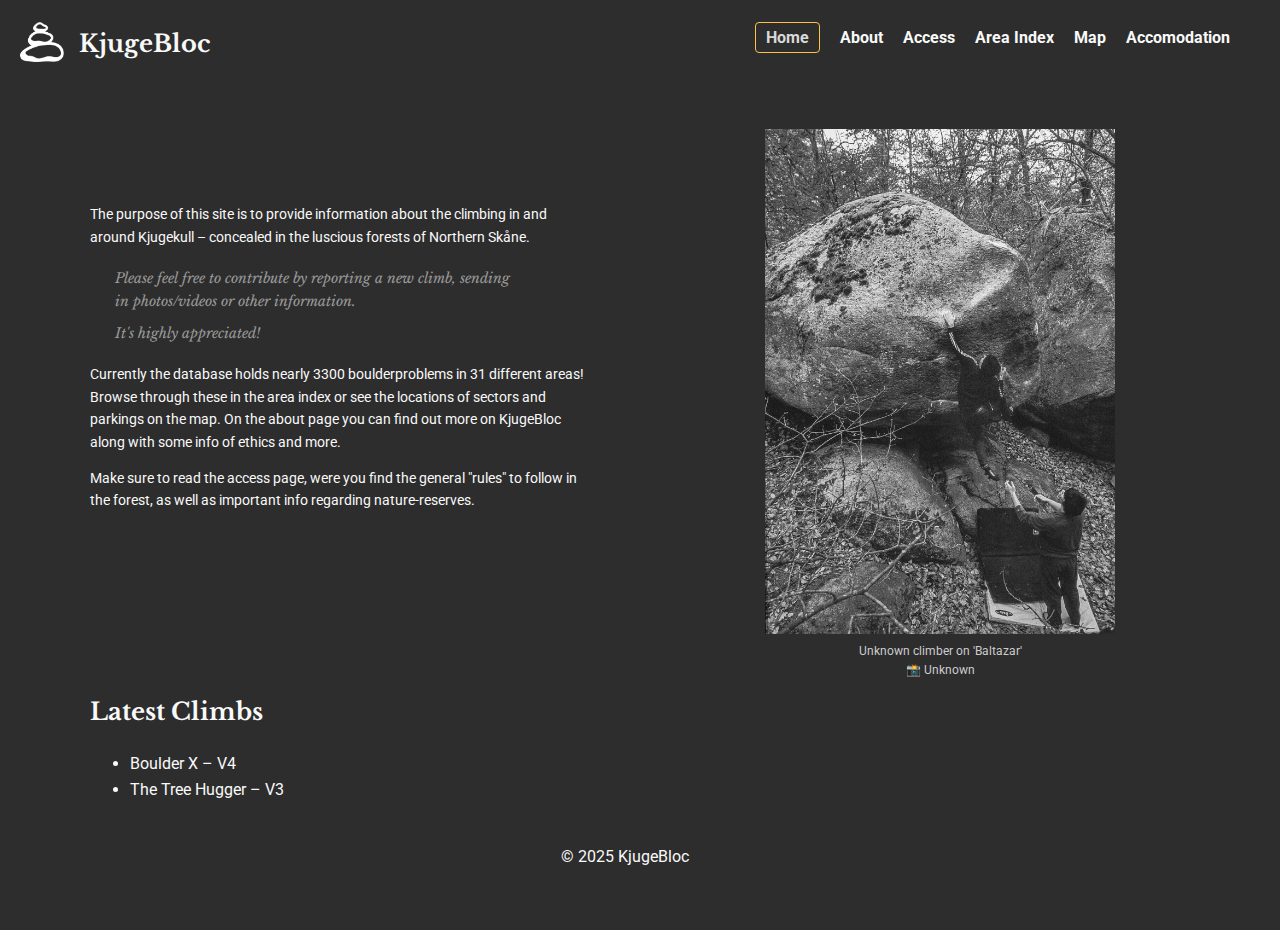
<file: index.html>
<!DOCTYPE html>
<html lang="en">
<head>
  <meta charset="UTF-8" />
  <meta name="viewport" content="width=device-width, initial-scale=1.0" />
  <title>KjugeBloc</title>
  <link href="https://fonts.googleapis.com/css2?family=Roboto:ital,wght@0,100;0,300;0,400;0,500;0,700;1,100;1,300;1,400;1,500;1,700&family=Libre+Baskerville:ital,wght@0,400;1,400&display=swap" rel="stylesheet">
  <link rel="stylesheet" href="styles.css" />
</head>
<body>
  
  <header class="site-header">
    <div class="header-content">
      <div class="site-branding">
        <img src="images/logo/front-icon_rocks.png" alt="KjugeBloc logo" class="logo">
        <h1>KjugeBloc</h1>
      </div>
      <nav>
        <ul class="nav-links">
          <li><a href="index.html" class="active">Home</a></li>
          <li><a href="about.html">About</a></li>
          <li><a href="access.html">Access</a></li>
          <li><a href="area-index.html">Area Index</a></li>
          <li><a href="map.html">Map</a></li>
          <li><a href="accomodation.html">Accomodation</a></li>
        </ul>
      </nav>
    </div>
  </header>

  <main>
    <section class="two-column">
      <div class="left-column">
        <p>The purpose of this site is to provide information about the climbing in and around Kjugekull – concealed in the luscious forests of Northern Skåne.</p>
  
        <p class="left-column-italics">Please feel free to contribute by reporting a new climb, sending in photos/videos or other information.<span style="display: block; margin-top: 10px;">It's highly appreciated!</span></p>
      
        <p>Currently the database holds nearly 3300 boulderproblems in 31 different areas! Browse through these in the area index or see the locations of sectors and parkings on the map. On the about page you can find out more on KjugeBloc along with some info of ethics and more.</p>
    
        <p>Make sure to read the access page, were you find the general "rules" to follow in the forest, as well as important info regarding nature-reserves.</p>
      </div>  
      <div class="right-column">
        <div class="image-wrapper">
          <img src="images/photos/front-photo_baltazar.jpg" alt="Description of image">
          <p class="image-caption">Unknown climber on 'Baltazar'<br>📸 Unknown</p>  
        </div>
      </div>
    </section>

    <section>
      <h2>Latest Climbs</h2>
      <ul>
        <li>Boulder X – V4</li>
        <li>The Tree Hugger – V3</li>
        <!-- etc -->
      </ul>
    </section>
  </main>

  <footer>
    <p>© 2025 KjugeBloc</p>
  </footer>

</body>
</html>
</file>
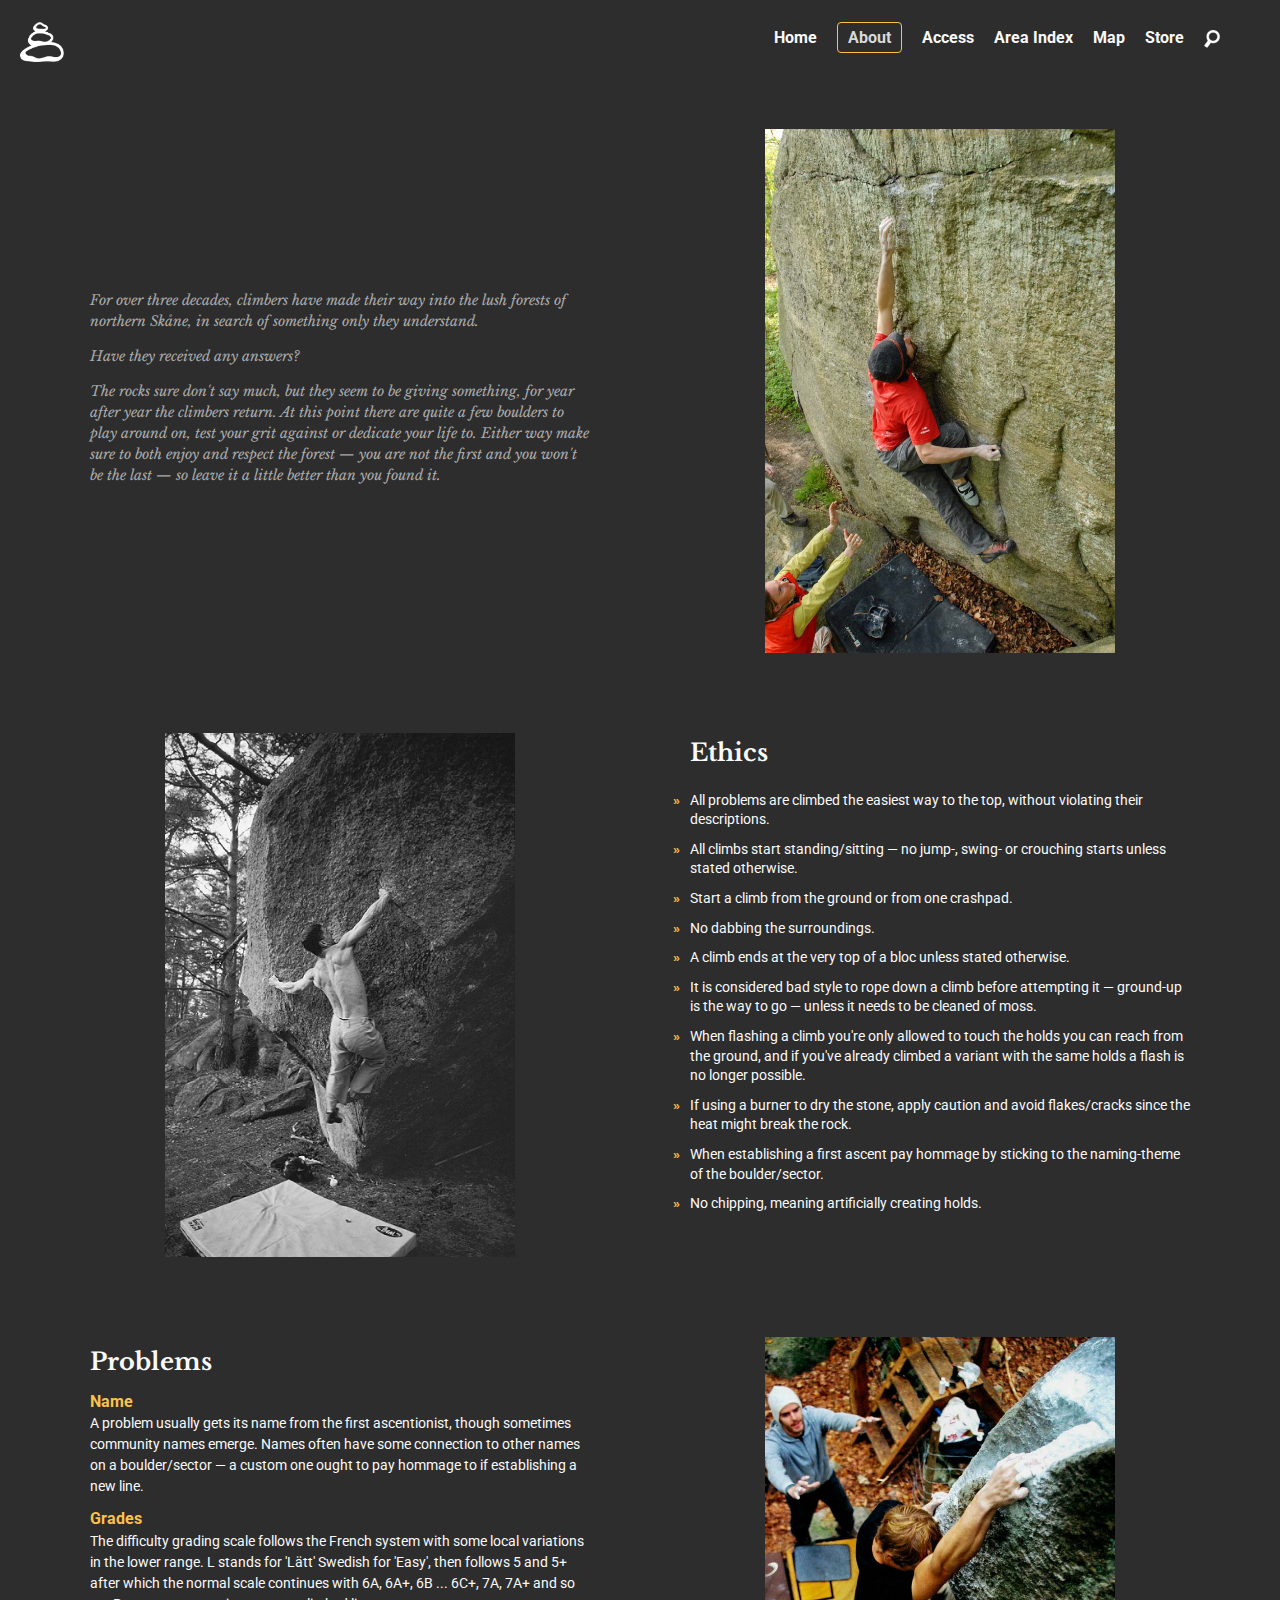
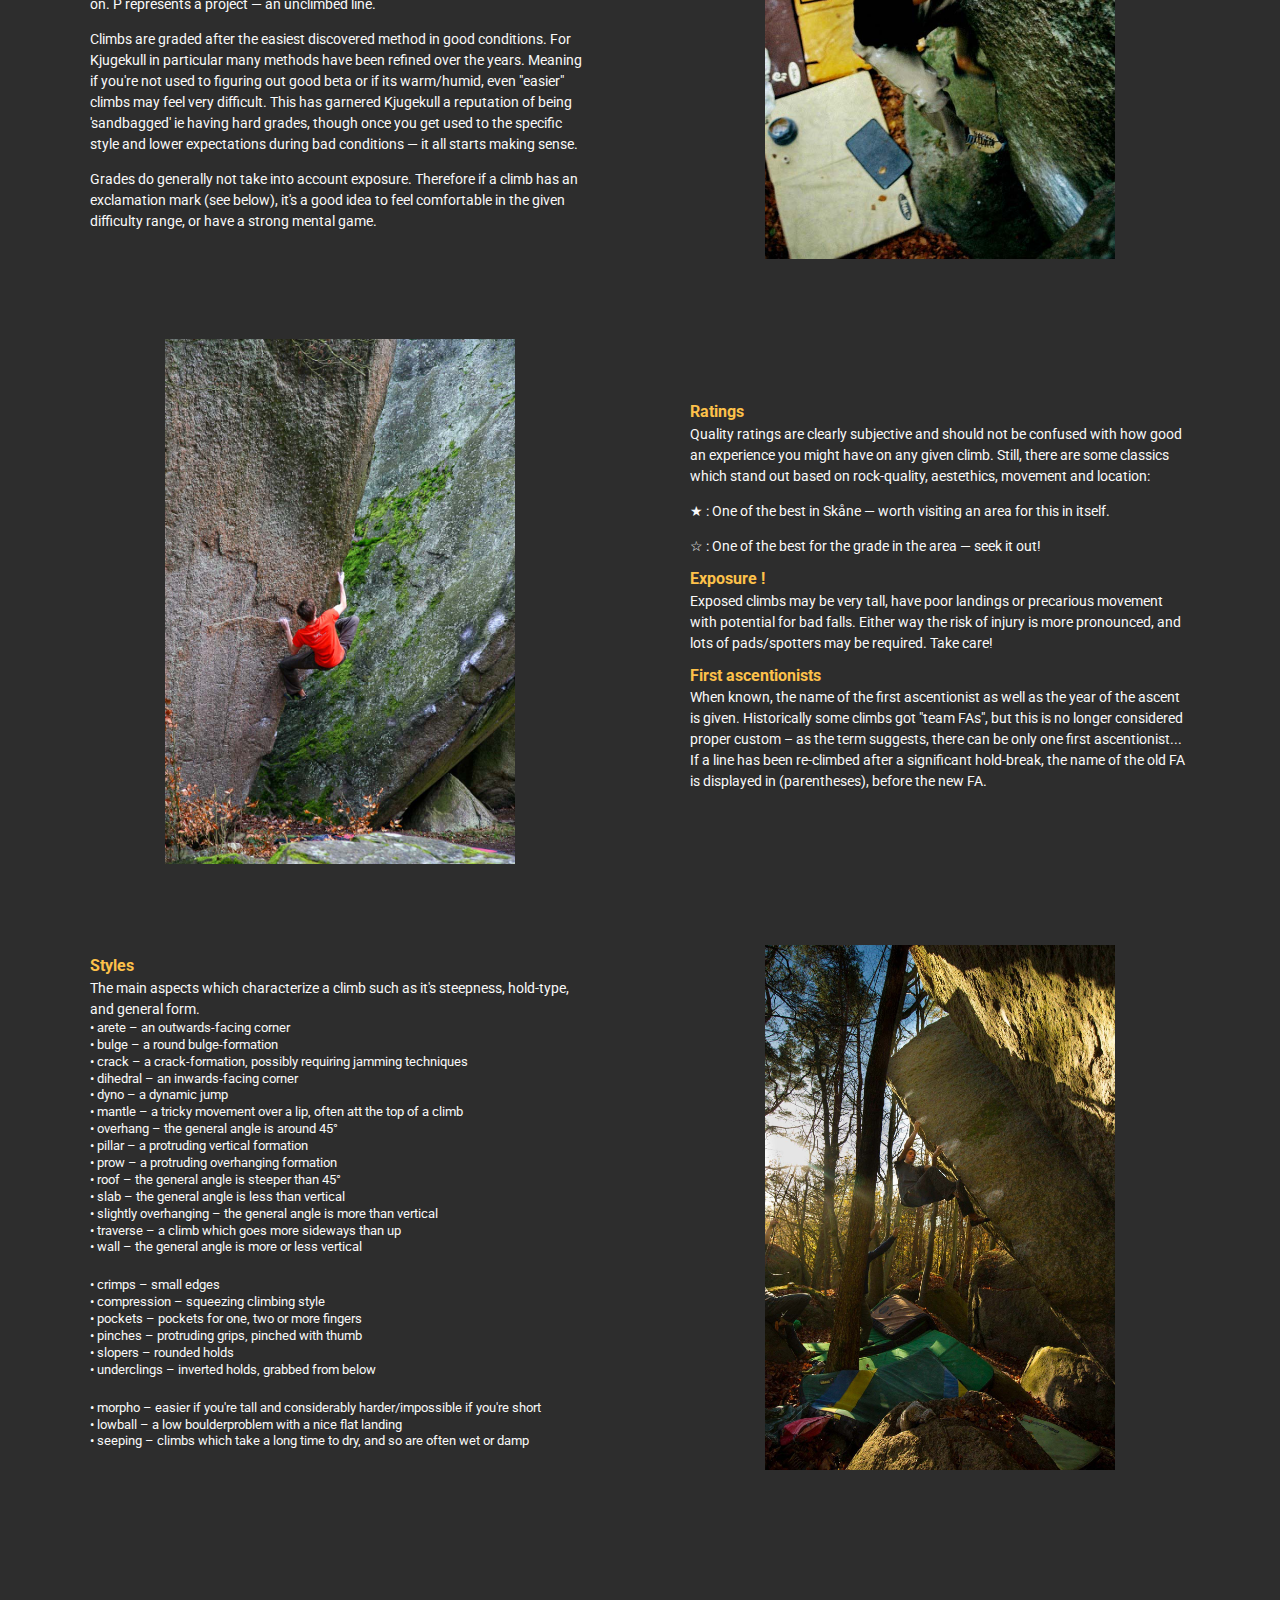
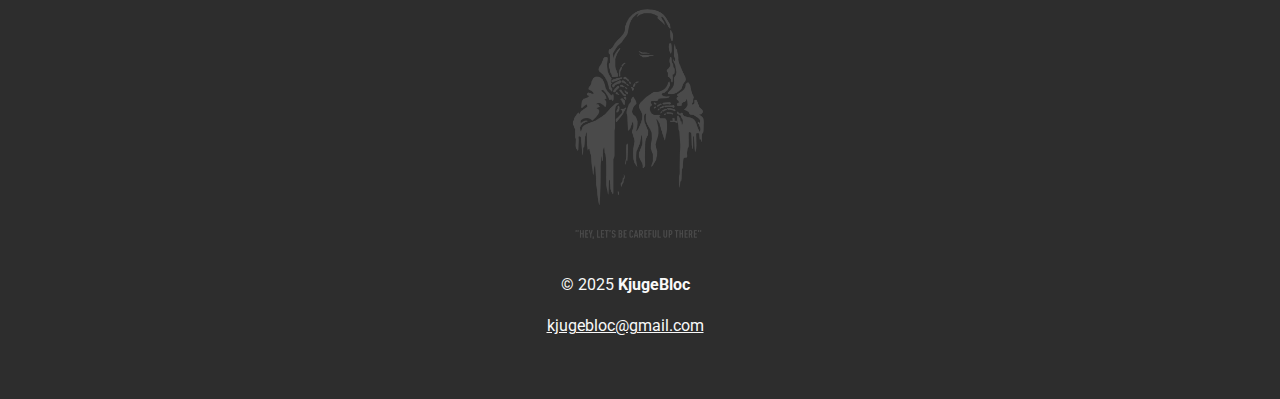
<file: about.html>
<!DOCTYPE html>
<html lang="en">
<head>
  <meta charset="UTF-8" />
  <meta name="viewport" content="width=device-width, initial-scale=1.0" />
  <title>About – KjugeBloc</title>
  <link href="https://fonts.googleapis.com/css2?family=Roboto:ital,wght@0,100;0,300;0,400;0,500;1,100;1,300;1,400;1,500&family=Libre+Baskerville:ital,wght@0,400;1,400&display=swap" rel="stylesheet">
  <link rel="stylesheet" href="styles.css" />
  <link rel="icon" href="images/logo/tab_icon.png" type="image/png" />
</head>
<body class="about-page">

  <header class="site-header">
    <div class="header-content">
      <div class="site-branding">
        <a href="index.html">
          <img src="images/logo/front-icon_rocks.png" alt="KjugeBloc logo" class="logo">
        </a>
        <h1>KjugeBloc</h1>
      </div>
      <nav>
        <ul class="nav-links">
          <li><a href="index.html">Home</a></li>
          <li><a href="about.html" class="active">About</a></li>
          <li><a href="access.html">Access</a></li>
          <li><a href="area-index.html">Area Index</a></li>
          <li><a href="map.html">Map</a></li>
          <li><a href="store.html">Store</a></li>
          <li style="padding-right: 10px;">
            <a href="#">
              <img src="images/logo/search-icon.png" alt="Search" style="height: 18px; vertical-align: middle;">
            </a>
          </li>
        </ul>
      </nav>
    </div>
  </header>

  <main>

    <section class="about-row">
      <div class="about-left" id="intro-text"></div>
      <div class="about-right">
        <div class="image-wrapper">
          <img src="images/photos/about-photo_imperator.jpg" alt="Imperator photo">
        </div>
      </div>
    </section>

    <section class="about-row reverse">
      <div class="about-left" id="ethics-text"></div>
      <div class="about-right">
        <div class="image-wrapper">
          <img src="images/photos/about-photo_toledo.jpg" alt="Lätt Fjäder photo">
        </div>
      </div>
    </section>

    <section class="about-row">
      <div class="about-right" id="problems-text_1"></div>
      <div class="about-left">
        <div class="image-wrapper">
          <img src="images/photos/about-photo_latt-fjader.jpg" alt="Toledo photo">
        </div>
      </div>
    </section>

    <section class="about-row reverse">
      <div class="about-right" id="problems-text_2"></div>
      <div class="about-left">
        <div class="image-wrapper">
          <img src="images/photos/about-photo_alla-himmelen.jpg" alt="Alla Himmelen photo">
        </div>
      </div>
    </section>

    <section class="about-row">
      <div class="about-right" id="problems-text_3"></div>
      <div class="about-left">
        <div class="image-wrapper">
          <img src="images/photos/about-photo_regretto.jpg" alt="Regretto photo">
        </div>
      </div>
    </section>

    <div style="margin-top: 100px;"></div>

    <section id="video-section" class="about-row reverse" style="display: none;">
      <div class="about-right" id="links"></div>
      <div class="about-left">
        <div class="image-wrapper">
          <iframe 
            width="100%" 
            height="315" 
            src="https://www.youtube.com/embed/FgarKjYpa74?rel=0" 
            title="Alla Himmelen – KjugeBloc" 
            frameborder="0" 
            allow="accelerometer; autoplay; clipboard-write; encrypted-media; gyroscope; picture-in-picture" 
            allowfullscreen>
          </iframe>
        </div>
      </div>
    </section>

    <div style="display: flex; justify-content: center; margin-top: 0px; margin-bottom: -30px;">
      <div style="position: relative; display: inline-block;">
        <img 
          src="images/logo/ghost.png" 
          alt="Reveal Video" 
          style="width: 300px; height: auto; pointer-events: none;" 
        />
        <div 
          onclick="document.getElementById('video-section').style.display='flex'; document.getElementById('video-section').scrollIntoView({ behavior: 'smooth' });"
          style="position: absolute; top: 0; left: 0; width: 100%; height: 100%; cursor: default;"
        ></div>
      </div>
    </div>

  </main>

  <footer>
    <p>© 2025 <b>KjugeBloc</b></p>
    <p>
      <a href="mailto:kjugebloc@gmail.com" style="color: inherit;">
        kjugebloc@gmail.com
      </a>
    </p>
  </footer>

  <script>
    function renderFormattedText(filePath, targetId) {
      fetch(filePath)
        .then(res => res.ok ? res.text() : Promise.reject('Content not found.'))
        .then(text => {
          const container = document.getElementById(targetId);
          const lines = text.split('\n');
          let html = '';
          let inArrowList = false;

          lines.forEach(line => {
            line = line.trim();
            if (!line) {
              html += '<br>';
              return;
            }

            line = line.replace(/'''(.*?)'''/g, (_, match) =>
              `<span style="font-family: 'Libre Baskerville', serif; font-style: italic; color: #aaa;">${match}</span>`
            );

            if (!line.startsWith('»') && inArrowList) {
              html += '</ul>';
              inArrowList = false;
            }

            if (line.match(/^\{(.+)\}$/)) {
              const heading = line.match(/^\{(.+)\}$/)[1].trim();
              html += `<h1>${heading}</h1>`;

            } else if (line.match(/^\(\((.+)\)\)$/)) {
              const subheading = line.match(/^\(\((.+)\)\)$/)[1].trim();
              html += `<h3>${subheading}</h3>`;

            } else if (line.startsWith('»')) {
              if (!inArrowList) {
                html += '<ul class="arrow-list">';
                inArrowList = true;
              }

              const itemText = line.replace(/^»\s*/, '');
              const linkedText = itemText.replace(/\[(.+?)\]\((.+?)\)/g, '<a href="$2">$1</a>');
              html += `<li class="arrow-item">${linkedText}</li>`;

            } else if (line.startsWith('•')) {
              html += `<div class="tight-bullet">${line}</div>`;

            } else {
              html += `<p>${line}</p>`;
            }
          });

          if (inArrowList) html += '</ul>';
          container.innerHTML = html;
        })
        .catch(() => {
          const container = document.getElementById(targetId);
          container.textContent = 'Failed to load content.';
        });
    }

    document.addEventListener("DOMContentLoaded", () => {
      renderFormattedText('text/about_intro.txt', 'intro-text');
      renderFormattedText('text/about_ethics.txt', 'ethics-text');
      renderFormattedText('text/about_problems_1.txt', 'problems-text_1');
      renderFormattedText('text/about_problems_2.txt', 'problems-text_2');
      renderFormattedText('text/about_problems_3.txt', 'problems-text_3');
      renderFormattedText('text/links.txt', 'links');
    });
  </script>

</body>
</html>
</file>
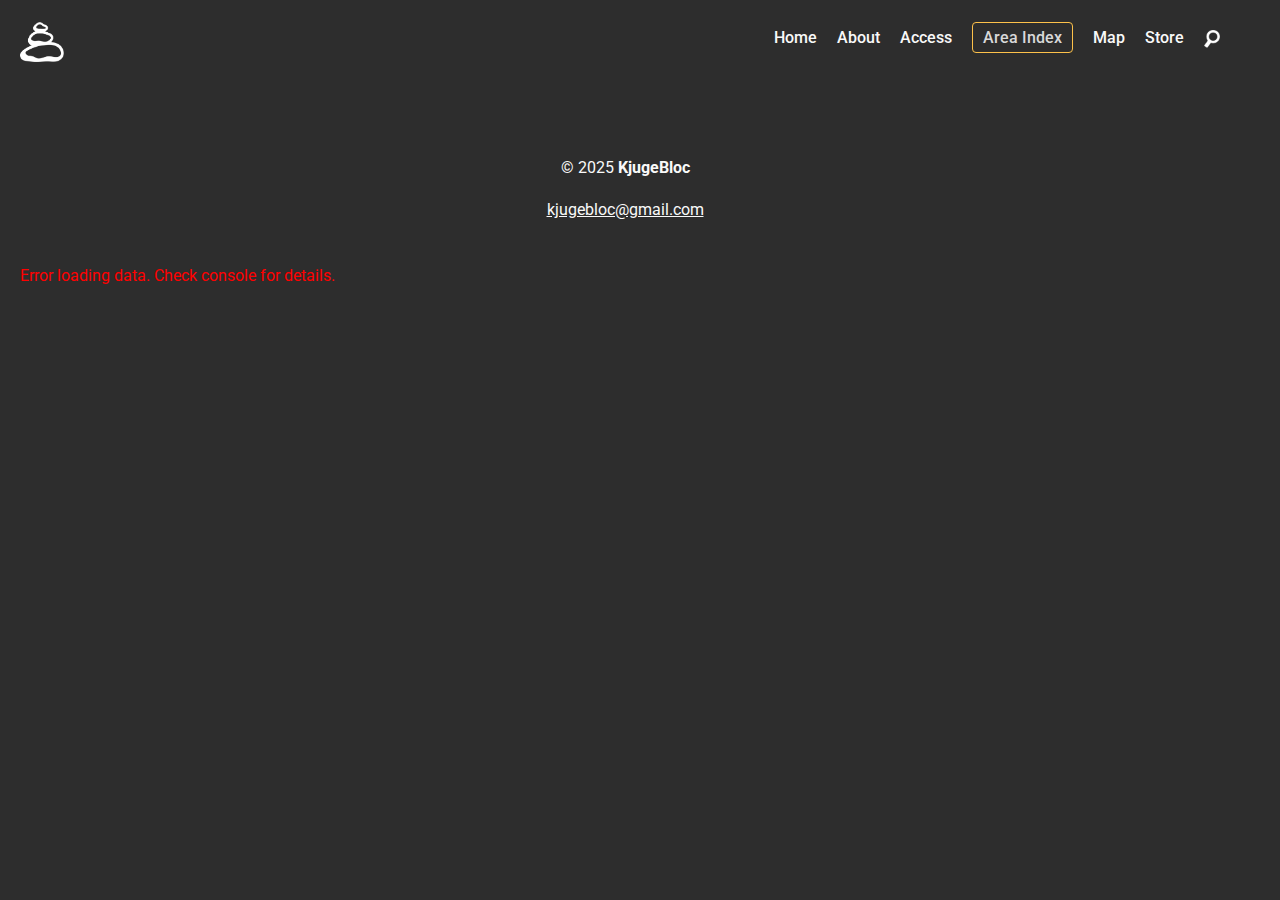
<file: area-index.html>
<!DOCTYPE html>
<html lang="en">
<head>
  <meta charset="UTF-8" />
  <meta name="viewport" content="width=device-width, initial-scale=1.0" />
  <title>Area Index – KjugeBloc</title>
  <link href="https://fonts.googleapis.com/css2?family=Roboto:ital,wght@0,100;0,300;0,400;0,500;0,700;1,100;1,300;1,400;1,500;1,700&family=Libre+Baskerville:ital,wght@0,400;0,700;1,400&display=swap" rel="stylesheet">
  <link rel="stylesheet" href="styles.css" />
  <link rel="icon" href="images/logo/tab_icon.png" type="image/png" />
</head>
<body class="area-index">

  <header class="site-header">
    <div class="header-content">
      <div class="site-branding">
        <a href="index.html">
          <img src="images/logo/front-icon_rocks.png" alt="KjugeBloc logo" class="logo">
        </a>
        <h1>KjugeBloc</h1>
      </div>
      <nav>
        <ul class="nav-links">
          <li><a href="index.html">Home</a></li>
          <li><a href="about.html">About</a></li>
          <li><a href="access.html">Access</a></li>
          <li><a href="area-index.html" class="active">Area Index</a></li>
          <li><a href="map.html">Map</a></li>
          <li><a href="store.html">Store</a></li>
          <li style="padding-right: 10px;">
            <a href="#">
              <img src="images/logo/search-icon.png" alt="Search" style="height: 18px; vertical-align: middle;">
            </a>
          </li>
        </ul>
      </nav>
    </div>
  </header>

  <main>
    <div class="area-columns">
      <div id="left-locations" class="location-column"></div>
      <div class="area-divider"></div>
      <div id="right-locations" class="location-column"></div>
    </div>
  </main>

  <footer class="site-footer">
    <p>© 2025 <b>KjugeBloc</b></p>
    <p>
      <a href="mailto:kjugebloc@gmail.com" style="color: inherit;">
        kjugebloc@gmail.com
      </a>
    </p>
  </footer>

  <script>
    const sheetId = '1VwZM08gTUNHlpWGDaBUWnYdiqgUFicWoD3fDJJwE7rU';
    const sheetName = 'databas';
    const url = `https://docs.google.com/spreadsheets/d/${sheetId}/gviz/tq?tqx=out:json&sheet=${sheetName}`;

    fetch(url)
      .then(res => res.text())
      .then(data => {
        const json = JSON.parse(data.substring(47).slice(0, -2));
        const rows = json.table.rows;

        const groups = {};

        rows.forEach(row => {
          const location = row.c[1]?.v;  // Column B: General Location
          const areaName = row.c[2]?.v;  // Column C: Specific Area Name

          if (location && areaName) {
            if (!groups[location]) {
              groups[location] = new Set();
            }
            groups[location].add(areaName);
          }
        });

        const leftContainer = document.getElementById('left-locations');
        const rightContainer = document.getElementById('right-locations');

        Object.entries(groups).forEach(([location, areaSet]) => {
          const section = document.createElement('section');

          const heading = document.createElement('h2');
          heading.textContent = location;
          section.appendChild(heading);

          const list = document.createElement('ul');
          [...areaSet].forEach(area => {
            const li = document.createElement('li');
            const link = document.createElement('a');
            link.href = `area.html?area=${encodeURIComponent(area)}`;
            link.textContent = area;
            li.appendChild(link);
            list.appendChild(li);
          });

          section.appendChild(list);

          // Append to appropriate column
          if (location.toLowerCase() === 'kjugekull' || location.toLowerCase() === 'north') {
            leftContainer.appendChild(section);
          } else {
            rightContainer.appendChild(section);
          }
        });
      })
      .catch(err => {
        console.error('Error loading data:', err);
        document.body.innerHTML += '<p style="color: red;">Error loading data. Check console for details.</p>';
      });
  </script>
    <script>
    window.addEventListener('load', () => {
      setTimeout(() => {
        document.querySelector('footer').style.visibility = 'visible';
      }, 1000); // delay in milliseconds (e.g. 500 = 0.5 sec)
    });
  </script>
</body>
</html>
</file>
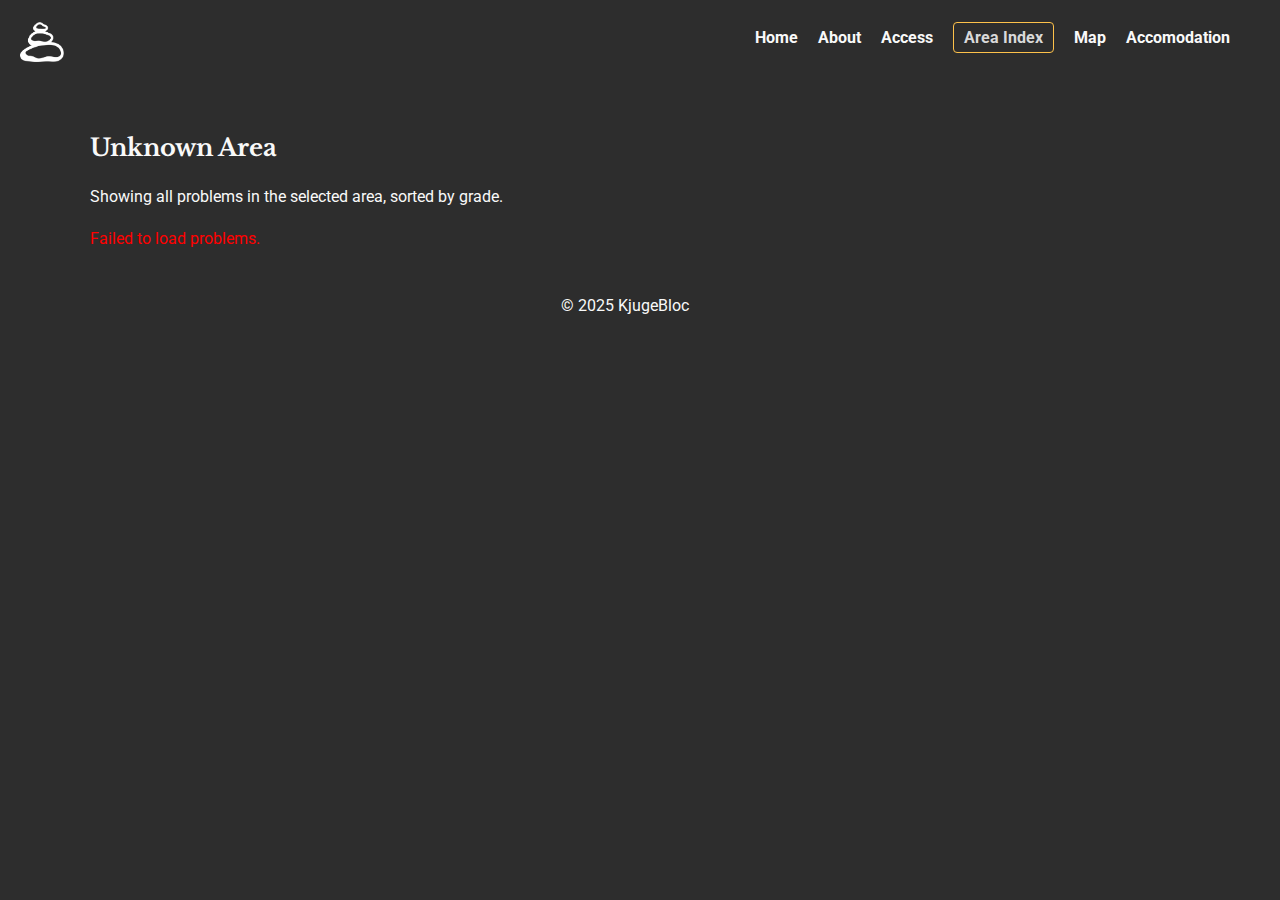
<file: area.html>
<!DOCTYPE html>
<html lang="en">
<head>
  <meta charset="UTF-8" />
  <meta name="viewport" content="width=device-width, initial-scale=1.0" />
  <title>Climbing Area</title>
  <link href="https://fonts.googleapis.com/css2?family=Roboto:ital,wght@0,100;0,300;0,400;0,500;0,700;1,100;1,300;1,400;1,500;1,700&family=Libre+Baskerville:ital,wght@0,400;1,400&display=swap" rel="stylesheet">
  <link rel="stylesheet" href="styles.css" />
</head>
<body class="area-page">
  <header class="site-header">
    <div class="header-content">
      <div class="site-branding">
        <img src="images/logo/front-icon_rocks.png" alt="KjugeBloc logo" class="logo">
        <h1>KjugeBloc</h1>
      </div>
      <nav>
        <ul class="nav-links">
          <li><a href="index.html">Home</a></li>
          <li><a href="about.html">About</a></li>
          <li><a href="access.html">Access</a></li>
          <li><a href="area-index.html" class="active">Area Index</a></li>
          <li><a href="map.html">Map</a></li>
          <li><a href="accomodation.html">Accomodation</a></li>
        </ul>
      </nav>
    </div>
  </header>

  <main>
    <h1 id="area-title">Loading area...</h1>
    <p>Showing all problems in the selected area, sorted by grade.</p>
    <div>
      <section id="problems-section"></section>
    </div>
  </main>

  <footer>
    <p>© 2025 KjugeBloc</p>
  </footer>

  <script>
    const params = new URLSearchParams(window.location.search);
    const areaName = params.get('area');
    document.getElementById('area-title').textContent = areaName || 'Unknown Area';

    const sheetId = '1VwZM08gTUNHlpWGDaBUWnYdiqgUFicWoD3fDJJwE7rU';
    const sheetName = 'databas';
    const url = `https://docs.google.com/spreadsheets/d/${sheetId}/gviz/tq?tqx=out:json&sheet=${sheetName}`;

    fetch(url)
      .then(res => res.text())
      .then(data => {
        const json = JSON.parse(data.substring(47).slice(0, -2));
        const rows = json.table.rows;

        const problemsByGrade = {};

        rows.forEach(row => {
          const cols = row.c;
          const area = cols[2]?.v;
          const name = cols[8]?.v;
          const grade = cols[9]?.v;

          if (area === areaName && name && grade) {
            const rating = cols[12]?.v || '';
            problemsByGrade[grade] ??= [];
            problemsByGrade[grade].push({
              name: name,
              expo: cols[11]?.v || '',
              rating: rating,
              faYear: cols[20]?.v || '',
              circ: cols[7]?.v || '',
              starScore: rating === '★' ? 2 : rating === '☆' ? 1 : 0,
              imageFiles: cols[18]?.v || ''
            });
          }
        });

        const gradeOrder = [
          'P', '8C', '8B+', '8B', '8A+', '8A',
          '7C+', '7C', '7B+', '7B', '7A+', '7A',
          '6C+', '6C', '6B+', '6B', '6A+', '6A',
          '5+', '5', 'L', '–'
        ];

        const sortedGrades = Object.keys(problemsByGrade).sort((a, b) => {
          const indexA = gradeOrder.indexOf(a);
          const indexB = gradeOrder.indexOf(b);
          return (indexA === -1 ? 999 : indexA) - (indexB === -1 ? 999 : indexB);
        });

        const section = document.getElementById('problems-section');

        if (sortedGrades.length === 0) {
          section.innerHTML = '<p>No problems found for this area.</p>';
          return;
        }

        sortedGrades.forEach(grade => {
          const gradeHeader = document.createElement('h2');
          gradeHeader.textContent = grade;
          section.appendChild(gradeHeader);

          const list = document.createElement('ul');
          problemsByGrade[grade]
            .sort((a, b) => {
              if (b.starScore !== a.starScore) return b.starScore - a.starScore;
              return a.name.localeCompare(b.name);
            })
            .forEach(problem => {
              const li = document.createElement('li');

              const hasImages = problem.imageFiles.trim() !== '';
              const cameraIcon = hasImages ? '📷' : '';
              const isPGrade = grade === 'P';
              const nameStyle = isPGrade ? 'style="color: #999999;"' : '';

              li.innerHTML = `
                <div class="problem-row">
                  <span class="camera-icon">${cameraIcon}</span>
                  <a href="problem.html?name=${encodeURIComponent(problem.name)}" class="problem-name-link">
                    <strong ${nameStyle}>${problem.name}</strong>
                  </a>
                  <span class="problem-meta">
                    <span class="rating">${problem.rating}</span>
                    <span class="expo">${problem.expo}</span>
                    <span class="fa-year">${problem.faYear}</span>
                    ${problem.circ !== '-' ? `<span class="circ">${problem.circ}</span>` : ''}
                  </span>
                </div>
              `;
              list.appendChild(li);
            });
          section.appendChild(list);
        });
      })
      .catch(err => {
        console.error('Error loading data:', err);
        document.getElementById('problems-section').innerHTML = '<p style="color: red;">Failed to load problems.</p>';
      });
  </script>
</body>
</html>
</file>
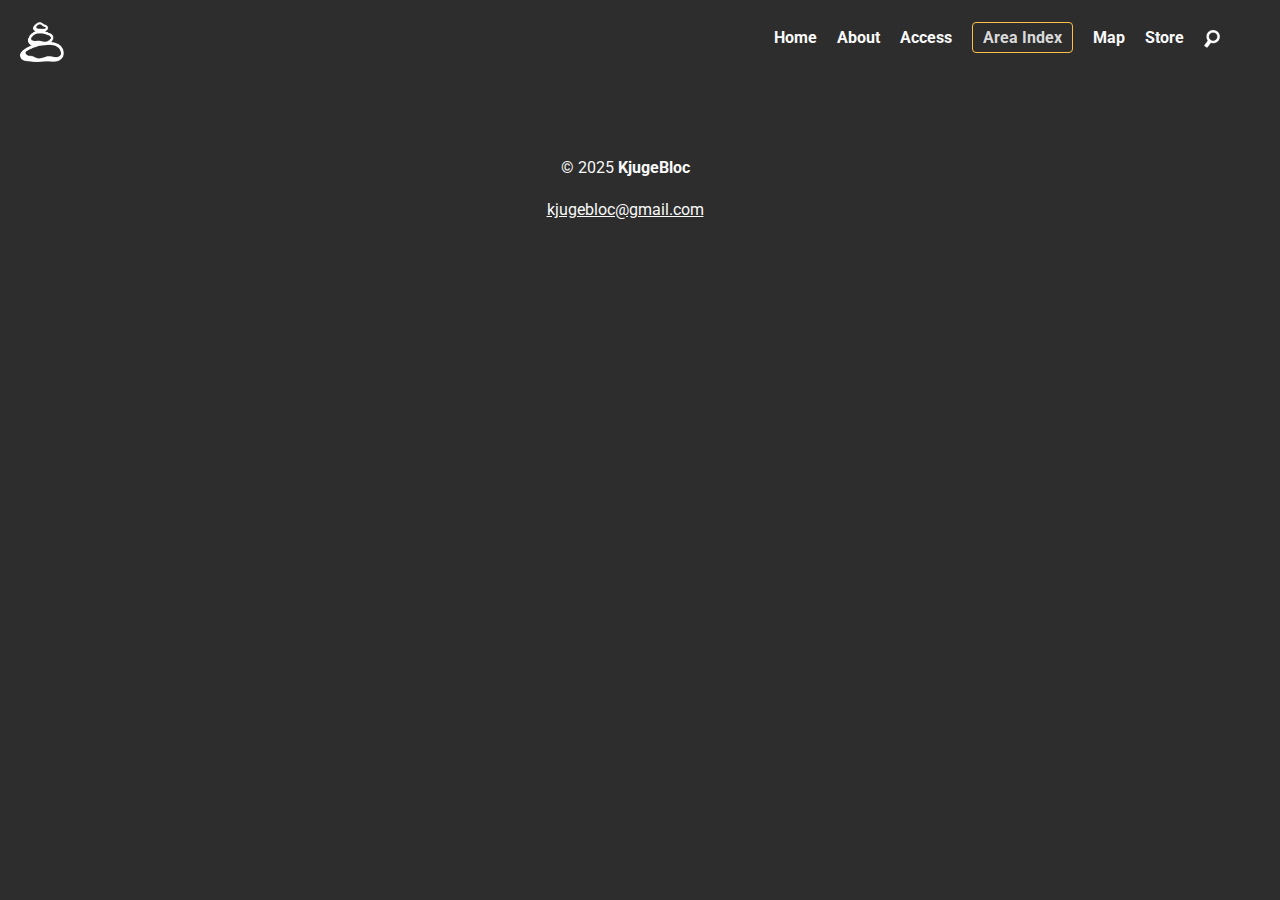
<file: sector.html>
<!DOCTYPE html>
<html lang="en">
<head>
  <meta charset="UTF-8" />
  <meta name="viewport" content="width=device-width, initial-scale=1.0" />
  <title>Climbing Sector</title>
  <link href="https://fonts.googleapis.com/css2?family=Roboto:ital,wght@0,100;0,300;0,400;0,500;0,700;1,100;1,300;1,400;1,500;1,700&family=Libre+Baskerville:ital,wght@0,400;1,400&display=swap" rel="stylesheet">
  <link rel="stylesheet" href="styles.css" />
  <link rel="icon" href="images/logo/tab_icon.png" type="image/png" />
</head>
<body class="area-page sector-page">
  <header class="site-header">
    <div class="header-content">
      <div class="site-branding">
        <a href="index.html">
          <img src="images/logo/front-icon_rocks.png" alt="KjugeBloc logo" class="logo">
        </a>
        <h1>KjugeBloc</h1>
      </div>
      <nav>
        <ul class="nav-links">
          <li><a href="index.html">Home</a></li>
          <li><a href="about.html">About</a></li>
          <li><a href="access.html">Access</a></li>
          <li><a href="area-index.html" class="active">Area Index</a></li>
          <li><a href="map.html">Map</a></li>
          <li><a href="store.html">Store</a></li>
          <li style="padding-right: 10px;">
            <a href="#">
              <img src="images/logo/search-icon.png" alt="Search" style="height: 18px; vertical-align: middle;">
            </a>
          </li>
        </ul>
      </nav>
    </div>
  </header>

  <main>
    <div class="sector-text">
    <p class="area-name-label hidden" id="sector-area-wrapper">
      <span class="area-prefix">» </span><a id="sector-area-label" class="area-link" href="#"></a>
    </p>
    <p class="sector-label hidden" id="sector-label">
      <span class="sector-prefix">SECTOR</span>
    </p>
    <h1 id="area-title" class="hidden">Loading sector...</h1>
    </div>
    <div class="area-layout">
      <div class="problems-and-image-row">
        <div class="area-left">
          <section id="problems-section"></section>
        </div>
      </div>
    </div>
  </main>

  <footer class="site-footer">
    <p>© 2025 <b>KjugeBloc</b></p>
    <p>
      <a href="mailto:kjugebloc@gmail.com" style="color: inherit;">
        kjugebloc@gmail.com
      </a>
    </p>
  </footer>

  <script>
    const params = new URLSearchParams(window.location.search);
    const sectorName = params.get('sector');
    document.getElementById('area-title').textContent = sectorName || 'Unknown Sector';

    const sheetId = '1VwZM08gTUNHlpWGDaBUWnYdiqgUFicWoD3fDJJwE7rU';
    const url = `https://docs.google.com/spreadsheets/d/${sheetId}/gviz/tq?tqx=out:json&sheet=databas`;

    fetch(url)
      .then(res => res.text())
      .then(data => {
        const json = JSON.parse(data.substring(47).slice(0, -2));
        const rows = json.table.rows;
        const problemsByGrade = {};

        rows.forEach(row => {
          const cols = row.c;
          const sector = cols[3]?.v;
          const name = cols[8]?.v;
          const grade = cols[9]?.v;

          if (!document.getElementById('sector-area-wrapper').dataset.set && sector === sectorName) {
            const area = cols[2]?.v;
            if (area) {
              const wrapper = document.getElementById('sector-area-wrapper');
              const link = document.getElementById('sector-area-label');
              link.textContent = area;
              link.href = `area.html?area=${encodeURIComponent(area)}`;
              wrapper.classList.remove('hidden');
              wrapper.dataset.set = 'true';
            }
          }

          if (sector === sectorName && name && grade) {
            const rating = cols[12]?.v || '';
            problemsByGrade[grade] ??= [];
            problemsByGrade[grade].push({
              name,
              expo: cols[11]?.v || '',
              rating,
              faYear: cols[20]?.v || '',
              circ: cols[7]?.v || '',
              starScore: rating === '★' ? 2 : rating === '☆' ? 1 : 0,
              imageFiles: cols[18]?.v || '',
              videoLink: cols[17]?.v || ''
            });
          }
        });

        const gradeOrder = ['P','8C','8B+','8B','8A+','8A','7C+','7C','7B+','7B','7A+','7A','6C+','6C','6B+','6B','6A+','6A','5+','5','L','–'];
        const sortedGrades = Object.keys(problemsByGrade).sort((a, b) => gradeOrder.indexOf(a) - gradeOrder.indexOf(b));

        const section = document.getElementById('problems-section');
        if (sortedGrades.length === 0) {
          section.innerHTML = '<p>No problems found for this sector.</p>';
        } else {
          sortedGrades.forEach(grade => {
            const header = document.createElement('h2');
            header.textContent = grade;
            section.appendChild(header);

            const list = document.createElement('ul');
            problemsByGrade[grade]
              .sort((a, b) => b.starScore - a.starScore || a.name.localeCompare(b.name))
              .forEach(p => {
                const li = document.createElement('li');
                const hasMedia = p.imageFiles.trim() || p.videoLink.trim();
                const isPGrade = grade === 'P';
                const nameStyle = isPGrade ? 'style="color: #999999;"' : '';

                li.innerHTML = `
                  <div class="problem-row">
                    <span class="camera-icon">${hasMedia ? '📷' : ''}</span>
                    <a href="problem.html?name=${encodeURIComponent(p.name)}" class="problem-name-link">
                      <strong ${nameStyle}>${p.name}</strong>
                    </a>
                    <span class="problem-meta">
                      <span class="rating">${p.rating}</span>
                      <span class="expo">${p.expo}</span>
                      <span class="fa-year">${p.faYear}</span>
                      ${p.circ !== '-' ? `<span class="circ">${p.circ}</span>` : ''}
                    </span>
                  </div>
                `;
                list.appendChild(li);
              });
            section.appendChild(list);
          });
        }
        document.getElementById('area-title').classList.remove('hidden');
        document.getElementById('sector-label').classList.remove('hidden');
      });
  </script>
  <script>
    window.addEventListener('load', () => {
      setTimeout(() => {
        document.querySelector('footer').style.visibility = 'visible';
      }, 1000); // delay in milliseconds (e.g. 500 = 0.5 sec)
    });
  </script>
</body>
</html>
</file>
<file: styles.css>
body {
  font-family: 'Roboto', sans-serif;
  margin: 0;
  background-color: #2d2d2d;
  color: #f9f9f9;
  line-height: 1.6;
  padding: 20px;
}

main {
  max-width: 1100px;
  margin: 0 auto;
  padding: 10px;
}



/* --- Index page --- */


.two-column {
  display: flex;
  justify-content: space-between;
  align-items: flex-start;
  gap: 40px;
}

.right-column {
  flex: 1;
  display: flex;
  justify-content: flex-end; /* align image-wrapper to the right */
  max-width: 500px;
}

.image-wrapper {
  text-align: center; /* center text inside the wrapper */
}

.image-wrapper img {
  width: 70%;
  height: auto;
  display: block;
  margin: 0 auto; /* ensures it's centered within image-wrapper */
}

.left-column {
  flex: 1;
  font-size: 14px;
  max-width: 500px;
  margin-right: auto;
  margin-top: 60px;
}
.left-column-italics {
  color: #999999;
  font-family: 'Libre Baskerville', serif;
  font-size: 14px;
  font-style: italic;
  max-width: 400px;
  margin-right: auto;
  margin-left: 20px;
  padding: 5px;
}




#latest-climbs {
  list-style: none;
  padding-left: 0;
  margin-left: -28px;
  margin-bottom: 0px;
  margin-top: -10px;
}

#latest-climbs li {
  margin-bottom: 2px;
}

#latest-climbs li:last-child {
  margin-bottom: 0;
}

#latest-climbs .problem-row {
  display: flex;
  align-items: center;
  gap: 2px;
}

#latest-climbs .camera-icon {
  width: 1.5em;
  text-align: center;
  display: inline-block;
  font-size: 1em;
  margin-right: 2px;
}

#latest-climbs .problem-name-link {
  text-decoration: none;
  color: inherit;
  display: inline;
}

#latest-climbs .problem-name-link strong {
  position: relative;
  display: inline-block;
}

#latest-climbs .problem-name-link:hover strong::after {
  content: '';
  position: absolute;
  left: 0;
  bottom: 4px;
  width: 100%;
  height: 1px;
  background-color: #f9f9f9;
}

#latest-climbs .problem-meta {
  color: #999999;
  font-size: 90%;
  margin-left: 4px;
  gap: 0px;
  vertical-align: top;
}

#latest-climbs .grade {
  font-family: 'Roboto', sans-serif;
  font-weight: 900;
  color: #777;
  position: relative;
  top: -0.03em;
}

#latest-climbs .rating {
  color: #f1c232;
  font-size: 90%;
  vertical-align: super;
  position: relative;
  top: 0.3em;
}

#latest-climbs .expo {
  font-family: 'Arial Black', Gadget, sans-serif;
  color: #cc0000;
}

#latest-climbs .fa-name {
  font-style: italic;
  font-size: 14px;
  margin-left: 2px;
  color: #aaa;
}



.latest-climbs-container {
  position: relative;
  padding-top: 10px;
  padding-bottom: 10px;
  padding-left: 20px;
  padding-right: -200px;
  margin-top: 40px;
  margin-bottom: 0px;
  border: 1px solid #fdc14a;
  border-radius: 8px;
  max-width: 500px
}

#latest-climbs .camera-icon {
  position: relative;
  z-index: 2;
  background-color: #2d2d2d; /* same as body background */
  padding: 0 2px;
}




/* --- About page --- */


body.about-page .site-branding h1 {
  visibility: hidden;
}

.about-left h1,
.about-right h1 {
  margin-bottom: 0px;
}

.about-page h3 {
  margin-bottom: -15px !important;
  margin-top: 10px !important;
  color: #fdc14a; /* for debugging visibility */
}

.about-left p,
.about-right p {
  margin-bottom: 0px;
}

.about-row {
  display: flex;
  justify-content: space-between;
  align-items: center; /* ← this vertically centers the items */
  gap: 40px;
  margin-bottom: 80px;
}

.about-row.reverse {
  flex-direction: row-reverse;
}

.about-left,
.about-right {
  flex: 1;
  max-width: 500px;
  font-size: 14px;
  line-height: 1.5;
}

.about-left,
.about-right {
  display: flex;
  flex-direction: column;
  justify-content: center;
}

.about-page .tight-bullet {
  margin: 0;
  line-height: 1.3;
  font-size: 13px;
}

.about-page .arrow-list {
  list-style: none;
  padding-left: 0px;
  margin: 10px 0;
}

.about-page .arrow-item {
  position: relative;
  margin: 6px 0;
  margin: 10px 0; 
  line-height: 1.4;
}

.about-page .arrow-item::before {
  content: '»';
  position: absolute;
  left: -1.2em;
  color: #fdc14a;
  font-weight: bold;
}







/* --- Area-index page --- */

.area-index .site-branding h1,
.area-page .site-branding h1,
.problem-page .site-branding h1 {
  visibility: hidden;
}

.area-columns {
  display: flex;
  gap: 20px;
  align-items: flex-start;
}

.location-column {
  flex: 1;
}

#left-locations {
  text-align: right;
}

#right-locations {
  text-align: left;
}

.area-divider {
  width: 1px;
  background-color: #fdc14a;
  height: auto; /* adjusts to the tallest column */
  align-self: stretch;
}

.area-index h2 {
  color: #555555;
  font-size: 38px;
  font-weight: 700;
  margin-top: 0px;
  margin-bottom: -2px;
}

.area-index .location-column section h2 {
  margin-top: 20px;
}

.area-index ul {
  list-style: none;
  padding-left: 0;
  margin: 0;
  margin-top: 0;
  margin-bottom: 10;
}

.area-index ul li {
  margin-bottom: 6px;
}

.area-index ul li a {
  text-decoration: none;
  font-size: 16px;
  font-weight: 500;
  
}

.area-index ul li a:hover:not(.active) {
  text-decoration: underline;
}





/* --- Area page --- */

#problems-section h2 {
  margin-bottom: 4px; /* Reduce space below grade heading */
}

#problems-section ul {
  margin-top: 0; /* Remove default margin above the list */
  padding-left: 20px; /* Optional: keeps list aligned nicely */
  margin-bottom: 30px;
}

.problem-row {
  display: flex;
  align-items: center
  gap: 8px;
}

.camera-icon {
  width: 1.5em; /* Enough space for 📷 */
  text-align: center;
  display: inline-block;
  font-size: 1em;
  margin-right: 2px;
}

.problem-meta {     /* color for expo, rating, faYear on */
  color: #999999;
  vertical-align: top;
  position: relative;
  top: -1.2px; /* adjust as needed, try -1px or -3px too */
  font-size: 90%;
  margin-left: 4px;
}

#problems-section ul {
  list-style: none;
  padding-left: 0;
  margin-left: -25px;
}

.expo {             /* expo as thick exclamation mark */
  font-family: 'Arial Black', Gadget, sans-serif;
  position: static;
  top: -0px;
  color: #cc0000;
}

.rating {
  font-size: 90%;
  vertical-align: super;
  position: relative;
  top: 0.3em;
  color: #f1c232;
}

.fa-year {
  font-style: italic;
  font-family: 'Roboto', sans-serif;
  font-weight: 300;
}

.circ {
  color: #f79646;
  margin-left: 4px;
}

.problem-name-link {
  text-decoration: none;
  color: inherit;
  display: inline;
}
  
.problem-name-link strong {
  position: relative;
  display: inline-block;
}

.problem-name-link:hover strong::after {
  content: '';
  position: absolute;
  left: 0;
  bottom: 4px; /* Adjust distance below text */
  width: calc(100% - 0.001em); /* Reduce width to exclude the last character(s) */
  height: 1px; /* Thickness of underline */
  background-color: #f9f9f9;
}

.area-layout {
  display: flex;
  flex-direction: column;
  max-width: 1200px;
  margin: 0 auto;
  gap: 20px;
}

.area-content-row {
  display: flex;
  align-items: stretch;  /* match heights */
  gap: 100px;
  padding-bottom: 10px;
}

.area-content-row.only-chart .chart-wrapper {
  margin-left: auto;
}

.area-text {
  font-size: 13px;
  color: #fff;
  line-height: 1.6;
  white-space: normal;
  text-align: left;
  min-width: 0;
  display: flex;
  flex-direction: column;
  justify-content: flex-start;
}

.area-left {
  flex: 1;
  min-width: 0;
}

.area-right {
  width: 100%;
  max-width: 588px;
  flex-shrink: 0;
  padding-top: 0px;
  padding-right: 0px;
  display: flex;
  flex-direction: column;
  align-items: flex-end;
}

.chart-wrapper {
  display: flex;
  align-items: flex-end;
  justify-content: flex-end;
  flex-shrink: 0;
}

#gradeChart {
  width: 300px !important;
  min-width: 300px;
  max-width: 300px;
  height: 200px !important; /* Set your desired height here */
  min-height: 200px;
  max-height: 200px;
}

.problems-and-image-row {
  display: flex;
  gap: 40px;
  align-items: flex-start;
}

.area-right img {
  margin-top: 20px;
  width: 100%;
  height: auto;
  border-radius: 8px;
  object-fit: cover;
}









/* --- Problem page --- */

.area-name-label {
  font-family: 'Roboto', sans-serif;
  font-weight: 300;
  font-size: 14px;
  color: #aaa;
  margin-bottom: 20px;
}

.hidden {
  display: none;
}

.area-prefix {
  color: #aaa;
}

.area-link {
  color: #aaa;
  text-decoration: none;
}

.area-link:hover {
  text-decoration: underline;
}

#problem-name {
  font-size: 28px; /* or larger, e.g. 32px */
  font-weight: 500; /* optional: boldness */
  margin-bottom: 10px; /* optional: spacing below */
}

.problem-meta-inline {
  margin-left: 10px;
  font-size: 0.9em;
  display: inline-flex;
  gap: 10px;
  align-items: baseline;
}

.grade-inline {
  font-family: 'Roboto', sans-serif;
  font-weight: 900; /* Roboto Black */
}

.rating-inline {
  font-size: 90%;
  vertical-align: super;
  position: relative;
  top: -0.1em;
  color: #f1c232;;
}

.expo-inline {
  font-family: 'Arial Black', Gadget, sans-serif;
  color: #cc0000;
}

.fa-name {
  font-family: 'Roboto', sans-serif;
  font-weight: 300; /* Light */
  font-size: 16px;
  color: #aaa;
  margin-top: -15px;
  margin-bottom: 30px;
}

.fa-name-link {
  font-weight: 300;
  text-decoration: none;
  color: inherit;
}

.fa-name-link:hover {
  text-decoration: underline;
}

.problem-style {
  font-family: 'Roboto', sans-serif;
  font-weight: 300; /* Light */
  font-size: 14px;
  color: #777;
  margin-top: -30px;
  margin-bottom: 20px;
  font-style: italic;
}

.problem-description {
  margin-top: 40px;
  margin-bottom: 30px;
}


.problem-additional {
  display: none;
  font-size: 14px;
  color: #aaa;
  margin-top: 45px;

  border: 1px solid #aaa;
  border-radius: 6px;
  padding: 16px 16px 10px;
}


.problem-layout {
  display: flex;
  gap: 40px;
  align-items: flex-start;
}

.problem-text {
  margin-top: -40px;
  flex: 1;
}

.problem-images-container {
  flex: 1;
  max-width: 500px;
}


#problem-images {
  display: grid;
  grid-template-columns: repeat(2, 250px);
  gap: 16px; /* Same space between rows and columns */
  justify-content: start;
}

#problem-images img {
  width: 250px;               /* fixed width */
  height: 250px;               /* fixed height */
  object-fit: cover;          /* crops to fill box */
  border-radius: 4px;
  cursor: pointer;
  transition: transform 0.2s ease;
  flex: 0 0 auto;             /* no stretch/shrink */
}

#problem-images img:hover {
  transform: scale(1.03);
  z-index: 2;
}

@media (max-width: 650px) {
  #problem-images {
    grid-template-columns: 1fr;
  }
}





/* --- PERSON page --- */


#first-ascents h2 {
  margin-bottom: 4px;
}

#first-ascents ul {
  list-style: none;
  padding-left: 0;
  margin-left: -25px;
  margin-bottom: 30px;
  margin-top: 0;
}

#first-ascents li {
  margin-bottom: 6px;
}

.person-layout {
  display: flex;
  gap: 40px; /* Increased from 0px to create more space between columns */
  align-items: flex-start; /* Changed from 'left' which isn't a valid value for align-items */
  justify-content: space-between;
}

.person-left {
  flex: 0.8; /* Give more weight to the left side */
}

.person-right {
  flex: 1;
  text-align: left;
  font-size: 14px;
  color: #ccc;
  padding-top: 30px; /* Add some top padding to align with content */
}

.ascent-count {
  display: none;
  align-self: flex-start;
  text-align: left;
  margin-top: 0;
  margin-right: 75px;
  font-size: 14px;
  color: #aaa;

  border: 1px solid #fdc14a;
  border-radius: 6px;
  padding: 16px 16px 10px;
}

.highlight-white {
  color: #f9f9f9;
}

.climber-images {
  margin-top: 30px;
  display: none; /* default hidden until JS enables it */
}

.climber-images-title {
  margin-bottom: 10px;
  font-size: 20px;
  font-family: 'Libre Baskerville', serif;
}

.climber-image-grid {
  display: grid;
  grid-template-columns: repeat(2, 250px);
  gap: 16px;
  justify-content: start;
}

.climber-image-grid img {
  width: 250px;
  height: 250px;
  object-fit: cover;
  border-radius: 4px;
  cursor: pointer;
  transition: transform 0.2s ease;
}

.climber-image-grid img:hover {
  transform: scale(1.03);
  z-index: 2;
}

@media (max-width: 650px) {
  .climber-image-grid {
    grid-template-columns: 1fr;
  }
}

#lightbox {
  display: none;
  position: fixed;
  top: 0;
  left: 0;
  width: 100vw;
  height: 100vh;
  background: rgba(0,0,0,0.8);
  flex-direction: column;
  justify-content: center;
  align-items: center;
  z-index: 1000;
}

#lightbox-img {
  max-width: 90vw;
  max-height: 80vh;
  border-radius: 8px;
}

#lightbox-caption {
  color: #f9f9f9;
  margin-top: 10px;
  font-size: 14px;
  text-align: center;
  max-width: 90vw;
}

#lightbox-title a {
  color: #f9f9f9;
  text-decoration: none;
  margin-bottom: 40px;
  font-size: 18px;
  font-weight: bold;
}

#lightbox-title a:hover {
  text-decoration: underline;
}

.lightbox-nav {
  visibility: hidden;
  position: absolute;
}





/* --- MAP page --- */

body.map-page .site-branding h1 {
  visibility: hidden;
}

.map-page main {
  max-width: 1100px;
  margin: 0 auto;
  padding: 20px;
}

.map-container {
  position: relative;
  padding-bottom: 56.25%; /* 16:9 aspect ratio */
  height: 0;
  overflow: hidden;
  border-radius: 8px;
  box-shadow: 0 2px 8px rgba(0,0,0,0.2);
}

.map-container iframe {
  position: absolute;
  top: 0;
  left: 0;
  width: 100%;
  height: 100%;
  border: 0;
}

.map-label {
  background: #cccccc;
  color: white;
  padding: 10px 14px;
  border-radius: 6px;
  font-size: 14px;
  font-family: 'Roboto', sans-serif;
  max-width: 220px;
  box-shadow: 0 2px 6px rgba(0,0,0,0.3);
  display: flex;
  flex-direction: column;
  align-items: flex-start;
}

.map-label a {
  color: #555555;
  text-decoration: none;
}
.map-label a:hover {
  text-decoration: underline;
}

.popup-container {
  position: absolute;
  transform: translate(-50%, -100%);
  z-index: 1000;
}
.popup-bubble-anchor {
  display: flex;
  justify-content: center;
}








/* --- SECTOR page --- */

.sector-page h1#area-title {
  font-size: 28px;
  font-weight: 600;
  padding-top: 0px;
  padding-bottom: 20px;
  color: #f9f9f9;
  font-family: 'Libre Baskerville', serif;
}

.sector-text {
  margin-top: -40px;
  flex: 1;
}

.sector-label {
  font-family: 'Roboto', sans-serif;
  font-weight: 500;
  font-size: 14px;
  color: #aaa;
  padding-top: 6px;
  margin-bottom: -5px;
}

.sector-prefix {
  color: #aaa;
}

.hidden {
  display: none;
}






header, footer {
  text-align: center;
  margin: 5px 30px 40px 0;
}

.site-branding {
  display: flex;
  align-items: center;
  gap: 15px; /* space between logo and title */
}

.logo {
  height: 40px; /* or whatever size fits well */
  width: auto;
  display: block;
  margin-top: -20px;
}

.site-header {
  text-align: left;
  margin-bottom: 40px;
}

.header-content {
  display: flex;
  justify-content: space-between;
  align-items: flex-start;
}

h1, h2 {
  margin-top: 0;
  font-family: 'Libre Baskerville', serif;
  font-size: 24px;
}


a {
  color: #f9f9f9;
  text-decoration: underline;
}

.image-caption {
  font-family: 'Roboto', sans-serif;
  font-size: 12px;
  font-weight: 400;
  color: #ccc;
  text-align: center;
  margin-top: 8px;
}


nav {
  margin: 0;
}

.nav-links {
  list-style: none;
  padding: 0;
  margin: 0;
  display: flex;
  gap: 20px;
}

.nav-links a {
  color: #f9f9f9;
  text-decoration: none;
  font-weight: bold;
  font-size: 16px;
}

.nav-links a:hover:not(.active) {
  text-decoration: underline;
}

.nav-links a.active {
  background-color: none;
  color: #d9d9d9;
  padding: 5px 10px;
  border: 1px solid #fdc14a;
  border-radius: 4px;        /* optional: rounded corners */
}

.header-tagline {
  margin-top: 10px;
  text-align: center; /* or left, if you want it aligned with h1 */
}
</file>
